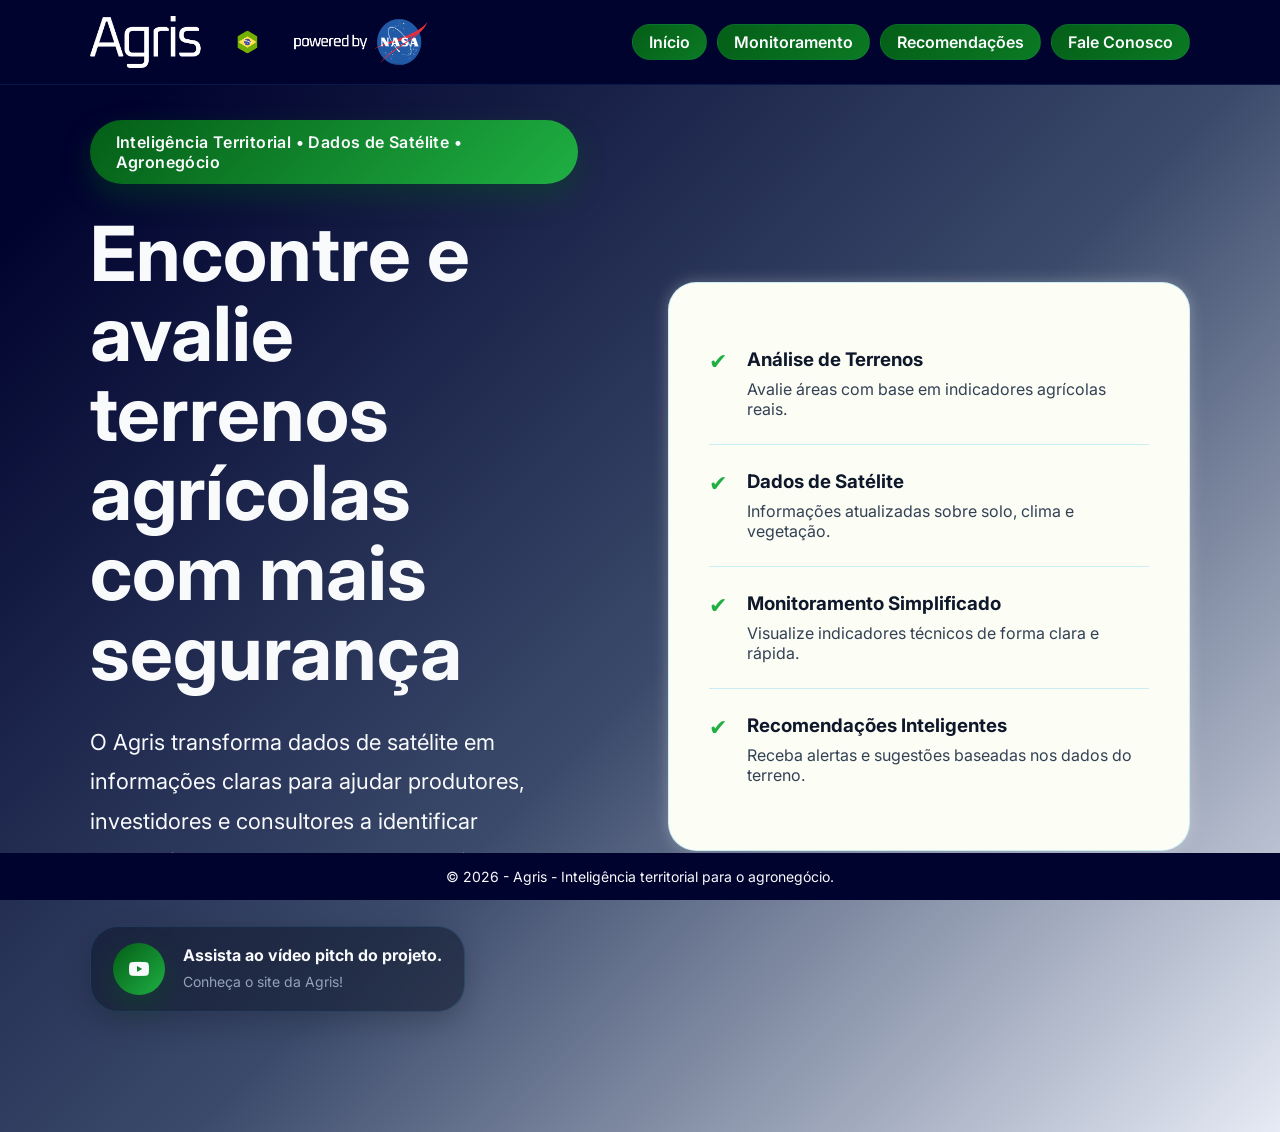
<file: index.html>
<!DOCTYPE html>
<html lang="pt-br">
<head>
    <meta charset="UTF-8">
    <meta name="viewport" content="width=device-width, initial-scale=1.0">
    <link rel="shortcut icon" href="./img/favicon.png" type="image/x-icon">
    <link rel="stylesheet" href="https://cdn.jsdelivr.net/npm/bootstrap-icons@1.11.3/font/bootstrap-icons.min.css">
    <link rel="stylesheet" href="./css/inicio.css">
    <script defer src="./js/inicio.js"></script>
    <link href="https://fonts.googleapis.com/css2?family=Inter:wght@400;600&family=Roboto:wght@400;500&display=swap" rel="stylesheet">
    <title>Agris | Início</title>
</head>


<body>
    <header>
        <nav>
            <img src="./img/agris-logo-nasa.png" alt="Agris Logo" class="logo">
            <ul>
                <li><a href="index.html">Início</a></li>
                <li><a href="monitoramento.html">Monitoramento</a></li>
                <li><a href="recomendacoes.html">Recomendações</a></li>
                <li><a href="faleconosco.html">Fale Conosco</a></li>
            </ul>
        </nav>
    </header>

    <section id="Home">

        <div class="home-content">
            <div class="home-left slide-left">
                <span class="tag-home fade-in">

                    Inteligência Territorial • Dados de Satélite • Agronegócio

                </span>
                <h1 class="fade-in">

                    Encontre e avalie terrenos agrícolas com mais segurança

                </h1>

                <p class="fade-in">

                    O Agris transforma dados de satélite em informações claras
                    para ajudar produtores, investidores e consultores a
                    identificar oportunidades e tomar melhores decisões.

                </p>

                <a
                    href="https://www.youtube.com/watch?v=mTLyMffzUUw"
                    target="_blank"
                    class="pitch-link fade-in">

                    <span class="play-icon">
                        <i class="bi bi-youtube"></i>
                    </span>

                    <div>
                        <strong>
                            Assista ao vídeo pitch do projeto.
                        </strong>
                        <p>Conheça o site da Agris!</p>
                    </div>
                </a>

            </div>

            <div class="home-right slide-right visible">

                <div class="home-card fade-in">
                    <span>✔</span>
                    <div>
                        <h3>Análise de Terrenos</h3>
                        <p>Avalie áreas com base em indicadores agrícolas reais.</p>
                    </div>
                </div>


                <div class="home-card fade-in">
                    <span>✔</span>
                    <div>
                        <h3>Dados de Satélite</h3>
                        <p>Informações atualizadas sobre solo, clima e vegetação.</p>
                    </div>
                </div>


                <div class="home-card fade-in">
                    <span>✔</span>
                    <div>
                        <h3>Monitoramento Simplificado</h3>
                        <p>Visualize indicadores técnicos de forma clara e rápida.</p>
                    </div>
                </div>


                <div class="home-card fade-in">
                    <span>✔</span>
                    <div>
                        <h3>Recomendações Inteligentes</h3>
                        <p>Receba alertas e sugestões baseadas nos dados do terreno.</p>
                    </div>
                </div>
            </div>
        </div>
    </section>

    <footer>
        <p>© 2026 - Agris - Inteligência territorial para o agronegócio.</p>
    </footer>
</body>
</html>
</file>
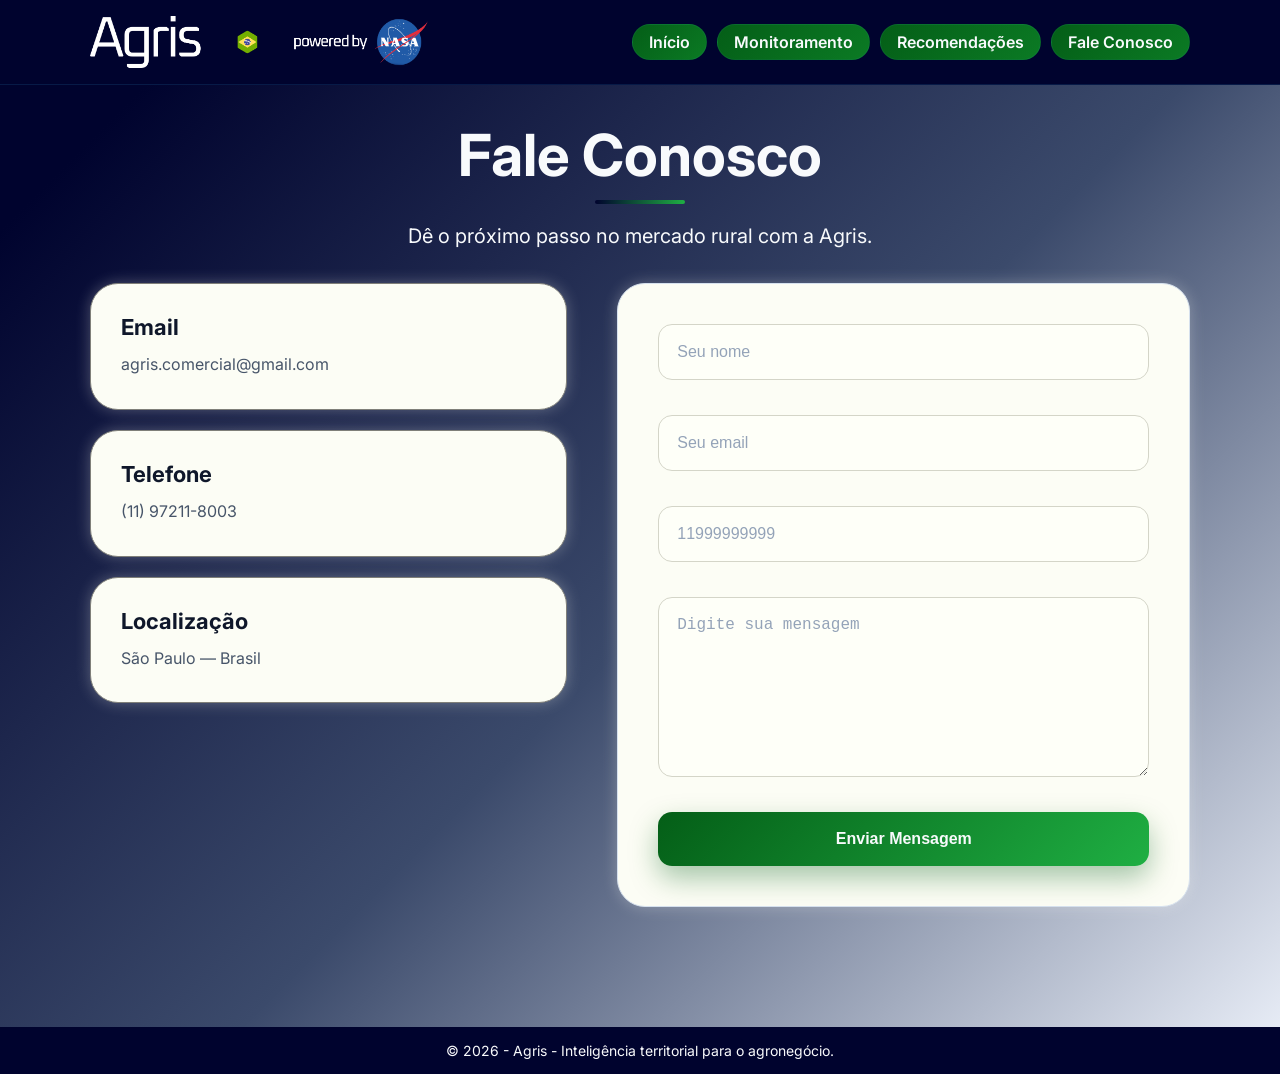
<file: faleconosco.html>
<!DOCTYPE html>
<html lang="pt-br">
<head>
    <meta charset="UTF-8">
    <meta name="viewport" content="width=device-width, initial-scale=1.0">
    <title>Fale Conosco | Agris</title>
    <link rel="stylesheet" href="./css/faleconosco.css">
    <script defer src="./js/faleconosco.js"></script>
    <link href="https://fonts.googleapis.com/css2?family=Inter:wght@400;600&family=Roboto:wght@400;500&display=swap" rel="stylesheet">
    <link rel="shortcut icon" href="./img/favicon.png" type="image/x-icon">
</head>

<body>
    <header>
        <nav>
            <img src="./img/agris-logo-nasa.png" alt="Agris Logo" class="logo">

            <ul>
                <li><a href="index.html">Início</a></li>
                <li><a href="monitoramento.html">Monitoramento</a></li>
                <li><a href="recomendacoes.html">Recomendações</a></li>
                <li><a href="faleconosco.html">Fale Conosco</a></li>
            </ul>

        </nav>

    </header>

    <section id="Contato">

        <div class="section-top fade-in">

            <h2 class="fade-in">
                Fale Conosco
            </h2>

            <p class="slide-right">
                Dê o próximo passo no mercado rural com a Agris.
            </p>

        </div>

        <div class="contato-grid">

            <div class="contato-info slide-left">

                <div class="info-card fade-in">

                    <h3>Email</h3>

                    <p>agris.comercial@gmail.com</p>

                </div>

                <div class="info-card fade-in">

                    <h3>Telefone</h3>

                    <p>(11) 97211-8003</p>

                </div>

                <div class="info-card fade-in">

                    <h3>Localização</h3>

                    <p>São Paulo — Brasil</p>

                </div>

            </div>

            <form class="contato-form slide-right">

                <input
                    type="text"
                    id="nome"
                    placeholder="Seu nome"
                    maxlength="50"
                    class="fade-in"
                >

                <p id="erroNome"></p>

                <input
                    type="email"
                    id="email"
                    placeholder="Seu email"
                    maxlength="50"
                    class="fade-in"
                >

                <p id="erroEmail"></p>

                <input
                    type="tel"
                    id="telefone"
                    placeholder="11999999999"
                    maxlength="11"
                    class="fade-in"
                >

                <p id="erroTelefone"></p>

                <textarea
                    id="mensagem"
                    placeholder="Digite sua mensagem"
                    maxlength="500"
                    class="fade-in"
                ></textarea>

                <p id="erroMensagem"></p>

                <button
                    type="button"
                    class="zoom-in"
                    id="btnEnviar"
                >
                    Enviar Mensagem
                </button>

            </form>

        </div>

    </section>

    <footer>

        <p>
            © 2026 - Agris - Inteligência territorial para o agronegócio.
        </p>

    </footer>

</body>

</html>
</file>
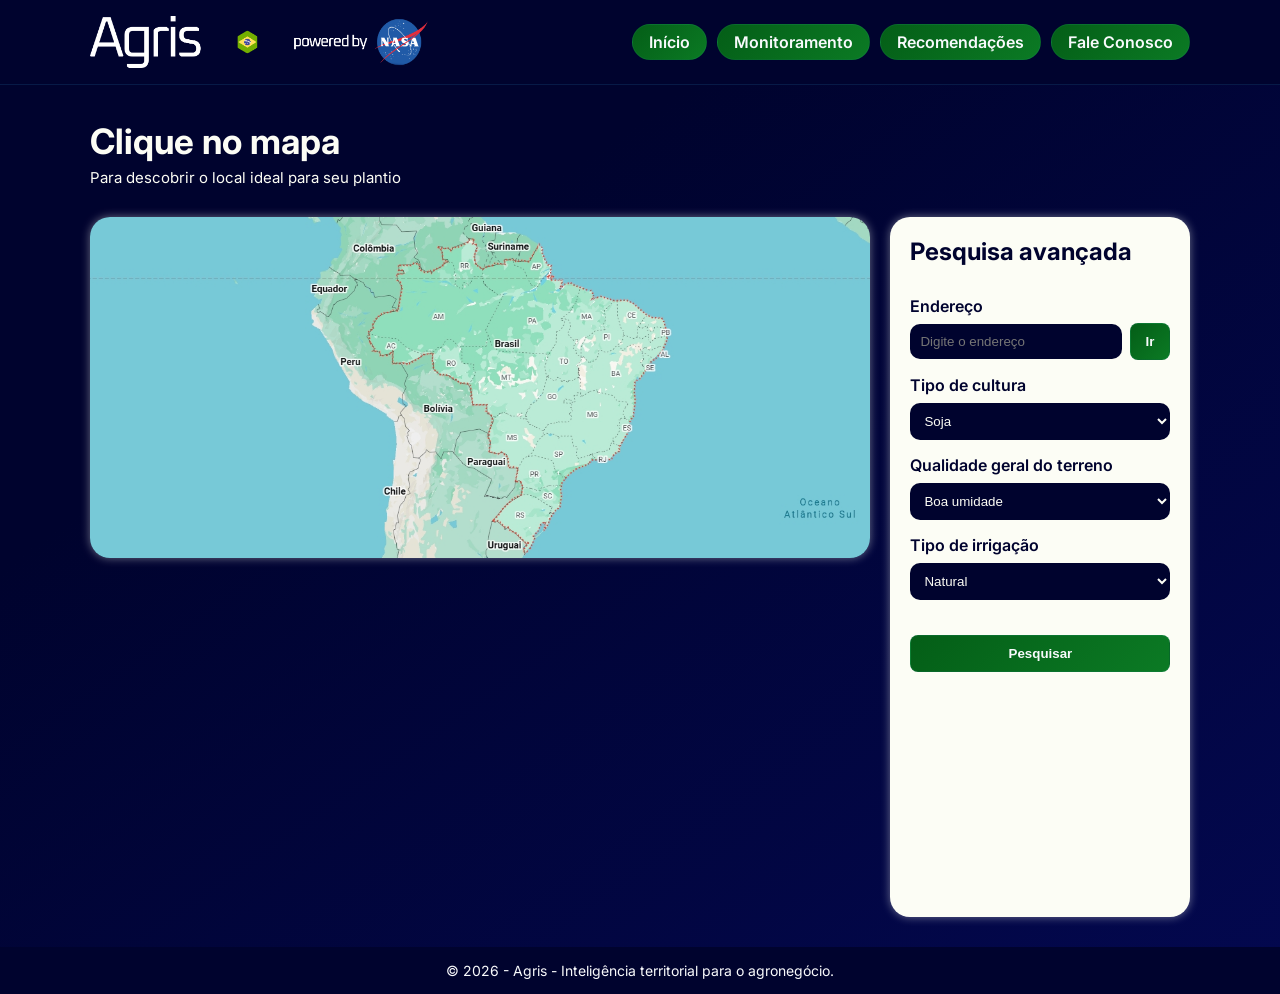
<file: monitoramento.html>
<!DOCTYPE html>
<html lang="pt-br">
<head>
    <meta charset="UTF-8">
    <meta name="viewport" content="width=device-width, initial-scale=1.0">
    <title>Agris | Monitoramento</title>
    <link rel="stylesheet" href="css/monitoramento.css">
    <link href="https://fonts.googleapis.com/css2?family=Inter:wght@400;600&family=Roboto:wght@400;500&display=swap" rel="stylesheet">
    <link rel="shortcut icon" href="./img/favicon.png" type="image/x-icon">

</head>
<body>
    
    <header>
        <nav>
            <img src="./img/agris-logo-nasa.png" alt="Agris Logo" class="logo">
            <ul>
                <li><a href="index.html">Início</a></li>
                <li><a href="monitoramento.html">Monitoramento</a></li>
                <li><a href="recomendacoes.html">Recomendações</a></li>
                <li><a href="faleconosco.html">Fale Conosco</a></li>
            </ul>
        </nav>
    </header>

    <div class="body-site">
        <article class="titulo">
            <h1>Clique no mapa</h1>
            <p>Para descobrir o local ideal para seu plantio</p>
        </article>
        <div class="wrapper">

            <div class="main-content">
                <div class="esquerda">
                    <div class="mapa">
                        <img src="./assets/mapa.jpeg" alt="mapa">
                    </div>
                    <div class="container">
                    <div class="card">
                        <h2 id="estadoSelecionado">
                        Dados do ponto selecionado:
                    </h2>
                <table>
                    <tr>
                        <td>Fertilidade</td>
                        <td id="fertilidade"><strong>Alta</strong></td>
                    </tr>
                    <tr>
                        <td>pH do Solo</td>
                        <td id="ph"><strong>6.2</strong></td>
                    </tr>
                    <tr>
                        <td>Nitrogênio</td>
                        <td id="nitrogenio"><strong>86%</strong></td>
                    </tr>
                    <tr>
                        <td>Água Disponível</td>
                        <td id="agua"><strong>78%</strong></td>
                    </tr>
                </table>
                </div>
                <div class="historico">
                        <div class="historico-header">
                            <h2>Histórico de precipitação:</h2>
                            <div class="filtro">
                                <label for="periodo">Período</label>
                                <select name="periodo" id="periodo">

                                    <option value="qualquer-uma">Qualquer</option>
                                    <option value="ultimo-ano">Último ano</option>
                                    <option value="6-meses">Últimos 6 meses</option>
                                    <option value="30-dias">Últimos 30 dias</option>
                                </select>

                                
                            </div>
                            </div>
                            <div id="conteudo-historico">
                                <p>
                                    Mês 1: Foram registrados 142 mm de chuva no mês<br>
                                    Mês 2: Foram registrados 138 mm de chuva no mês<br>
                                    Mês 3: Foram registrados 100 mm de chuva no mês<br>
                                    Mês 4: Foram registrados 80 mm de chuva no mês<br>
                                    Mês 5: Foram registrados 180 mm de chuva no mês<br> 
                                    Mês 6: Foram registrados 157 mm de chuva no mês<br>
                                </p>
                            </div>
                    </div>
                    </div>
                </div>
                <div class="barra-pesquisa">
                    <h2>Pesquisa avançada</h2>
                    <div class="filtro-item">
                        <label for="endereco" id="title-endereco">Endereço</label>
                    </div>
                    
                    <div class="filtro-item">
                        <input type="text" id="endereco" placeholder="Digite o endereço">
                        <button class="botao-pesquisar-endereco">Ir</button>
                    </div>
                    <div class="filtro-item">
                        <label for="tipo-cultura">Tipo de cultura</label>
                        <select name="tipo-cultura" id="tipo-cultura">
                            <option value="soja">Soja</option>
                            <option value="milho">Milho</option>
                            <option value="trigo">Trigo</option>
                            <option value="algodao">Feijão</option>
                            <option value="algodao">Ervilha</option>
                            <option value="algodao">Batata</option>
                            <option value="algodao">Alface</option>
                        </select>
                    </div>
                    <div class="filtro-item">
                        <label for="qualidade-terreno">Qualidade geral do terreno</label>
                        <select name="qualidade-terreno" id="qualidade-terreno">
                            <option value="boa-umidade">Boa umidade</option>
                            <option value="boa-nutricao">Boa nutrição</option>
                            <option value="pouca-umidade">Pouca umidade</option>
                            <option value="solo-seco">Solo seco</option>
                        </select>
                    </div>
                    <div class="filtro-item">
                        <label for="tipo-irrigacao">Tipo de irrigação</label>
                        <select name="tipo-irrigacao" id="tipo-irrigacao">
                            <option value="irrigacao-natural">Natural</option>
                            <option value="irrigacao-artificial">Artificial</option>
                        </select>
                    </div>
                    <button class="botao-pesquisar-geral">Pesquisar</button>
                </div>
            </div>

            <div class="container-previsao">
                <div class="historico">
                    <h2 class="titulo-previsao">Previsão do Tempo (Próximos Dias)</h2>
                    <div class="previsao-dias">
                        <div class="dia-item">
                            <span class="dia-nome">Segunda</span>
                            <span class="clima-icone">☀️</span>
                            <span class="clima-status">Ensolarado</span>
                        </div>
                        <div class="dia-item">
                            <span class="dia-nome">Terça</span>
                            <span class="clima-icone">☁️</span>
                            <span class="clima-status">Nublado</span>
                        </div>
                        <div class="dia-item">
                            <span class="dia-nome">Quarta</span>
                            <span class="clima-icone">🌧️</span>
                            <span class="clima-status">Chuva</span>
                        </div>
                        <div class="dia-item">
                            <span class="dia-nome">Quinta</span>
                            <span class="clima-icone">🌧️</span>
                            <span class="clima-status">Chuva</span>
                        </div>
                        <div class="dia-item">
                            <span class="dia-nome">Sexta</span>
                            <span class="clima-icone">☁️</span>
                            <span class="clima-status">Nublado</span>
                        </div>
                        <div class="dia-item">
                            <span class="dia-nome">Sábado</span>
                            <span class="clima-icone">☀️</span>
                            <span class="clima-status">Ensolarado</span>
                        </div>
                        <div class="dia-item">
                            <span class="dia-nome">Domingo</span>
                            <span class="clima-icone">☀️</span>
                            <span class="clima-status">Ensolarado</span>
                        </div>
                    </div>
                </div>
                <div class="historico">
                    <h2 class="titulo-previsao">Previsão de Temperatura (Próximos Dias)</h2>
                    <div class="previsao-dias">
                        <div class="dia-item">
                            <span class="dia-nome">Segunda</span>
                            <span class="clima-icone">☀️</span>
                            <span class="temperatura-valores"><strong>Máx: 29°C</strong> / Mín: 18°C</span>
                        </div>
                        <div class="dia-item">
                            <span class="dia-nome">Terça</span>
                            <span class="clima-icone">☁️</span>
                            <span class="temperatura-valores"><strong>Máx: 25°C</strong> / Mín: 17°C</span>
                        </div>
                        <div class="dia-item">
                            <span class="dia-nome">Quarta</span>
                            <span class="clima-icone">🌧️</span>
                            <span class="temperatura-valores"><strong>Máx: 22°C</strong> / Mín: 15°C</span>
                        </div>
                        <div class="dia-item">
                            <span class="dia-nome">Quinta</span>
                            <span class="clima-icone">🌧️</span>
                            <span class="temperatura-valores"><strong>Máx: 21°C</strong> / Mín: 14°C</span>
                        </div>
                        <div class="dia-item">
                            <span class="dia-nome">Sexta</span>
                            <span class="clima-icone">☁️</span>
                            <span class="temperatura-valores"><strong>Máx: 24°C</strong> / Mín: 16°C</span>
                        </div>
                        <div class="dia-item">
                            <span class="dia-nome">Sábado</span>
                            <span class="clima-icone">☀️</span>
                            <span class="temperatura-valores"><strong>Máx: 28°C</strong> / Mín: 18°C</span>
                        </div>
                        <div class="dia-item">
                            <span class="dia-nome">Domingo</span>
                            <span class="clima-icone">☀️</span>
                            <span class="temperatura-valores"><strong>Máx: 30°C</strong> / Mín: 19°C</span>
                        </div>
                    </div>
                </div>
            </div>

        </div>
    </div>
    <footer>

        <p>
            © 2026 - Agris - Inteligência territorial para o agronegócio.
        </p>

    </footer>

        
<script src="./js/monitoramento.js"></script>

</body>
</html>
</file>
<file: css/inicio.css>
/* =========================================================
RESET
========================================================= */

*{
    margin:0;
    padding:0;
    box-sizing:border-box;
}

html{
    scroll-behavior:smooth;
}

body{
    font-family: 'Inter', 'Roboto', 'Arial', sans-serif;
    overflow-x:hidden;
    color:#F8FAFC;
    background:#00032e;
}

:root{
   --btn-color: #045e17;
   --principal-color:#00032e;
   --card-radius: 28px;
   --card: #fcfdf5;
}


/* =========================================================
NAVBAR
========================================================= */

/* logo */
.logo {
    width: 350px;
}

/* NAV CONTAINER */

nav{

    position:fixed;

    top:0;
    left:0;

    width:100%;

    height:85px;

    padding:0 7%;

    display:flex;

    justify-content:space-between;

    align-items:center;

    z-index:1000;

    background: #00032e;

    backdrop-filter:blur(14px);

    border-bottom:1px solid rgba(56,189,248,0.12);

    transition:0.3s ease;
}

footer{
    background-color: #00032e;
    color: #F8FAFC;
    text-align: center;
    padding: 15px 7%;
    width: 100%;
    box-sizing: border-box;
    position: fixed;
    bottom: 0;
}

footer p {
    margin: 0;
    font-size: 14px;
}


/* NAV LINKS */

nav ul{

    display:flex;

    gap:10px;

    list-style:none;
}

nav ul li a{

    color:#F8FAFC;

    text-decoration:none;

    font-weight:600;

    position:relative;

    transition:0.3s ease;

    padding:7px 16px;

    border-radius:999px;

    background:linear-gradient(
        135deg,
        #045E17,
        #0B7A24
    );

    border:1px solid rgba(56,189,248,0.08);
}


nav ul li a:hover{

     background:linear-gradient(
        135deg,
        #045E17,
        #1FAF43
    );

    transform:translateY(-2px);
}

nav ul li a:hover::after{

    width:100%;
}


/* =========================================================
GLOBAL SECTIONS
========================================================= */

section{

    padding:120px 7%;
}


/* =========================================================
GLOBAL SECTION TAGS
========================================================= */

.tag-home,
.section-tag{

    display:inline-block;

    padding:12px 26px;

    border-radius:40px;

    background:linear-gradient(
    135deg,
    #045E17,
    #1FAF43
    );

    color:#F8FAFC;

    font-weight:600;

    letter-spacing:0.4px;

    margin-bottom:30px;

    border:none;

    box-shadow:
    0 12px 28px rgba(4,94,23,0.35);
}


/* =========================================================
SECTION TOP
========================================================= */


/* SECTION HEADER */

.section-top{

    text-align:center;

    margin-bottom:80px;
}


/* SECTION TITLE */

.section-top h2{

    font-size:58px;

    margin-bottom:20px;

    color:#F8FAFC;
}


/* SECTION DESCRIPTION */

.section-top p{

    font-size:20px;

    max-width:850px;

    margin:0 auto;

    line-height:1.8;

    color:#94A3B8;
}


/* PLATFORM TEXT */

#Plataforma .section-top h2,
#Plataforma .section-top p{

    color:#F8FAFC;
}


/* =========================================================
HOME
========================================================= */


/* HOME SECTION */

#Home{

    min-height:100vh;

    display:flex;

    align-items:center;

    background:
    linear-gradient(
        135deg,
        #00032e 10%,
        #3b4a6b 55%,
        #e6ebf5 100%
    );
}


/* HOME CONTENT */

.home-content{

    width:100%;

    display:flex;

    justify-content:space-between;

    align-items:center;

    gap:90px;
}


/* HOME LEFT */

.home-left{

    flex:1;

    color:#F8FAFC;
}


/* HOME TITLE */

.home-left h1{

    font-size:76px;

    line-height:1.05;

    margin-bottom:30px;
}


/* HOME DESCRIPTION */

.home-left p{

    font-size:22px;

    line-height:1.8;

    max-width:650px;

    color:#F8FAFC;

    margin-bottom:45px;
}


/* HOME BUTTONS */

.home-buttons{

    display:flex;

    gap:20px;

    flex-wrap:wrap;
}


/* HOME BUTTON */

.btn-home,
.btn-outline{

    padding:18px 38px;

    border-radius:var(--card-radius);

    text-decoration:none;

    font-weight:600;

    transition:0.3s ease;
}


/* PRIMARY BUTTON */

.btn-home{

    background:linear-gradient(
        135deg,
        #045E17,
        #1FAF43
    );

    color: #F8FAFC;

    box-shadow:
    0 12px 28px rgba(4,94,23,0.35);
}

.btn-home:hover{

    background:linear-gradient(
        135deg,
        #034611,
        #138B31
    );

    transform:translateY(-3px);
}


/* OUTLINE BUTTON */

.btn-outline{

    border:1px solid rgba(79,212,110,0.35);

    color:#F8FAFC;

    background:rgba(255,255,255,0.05);

    backdrop-filter:blur(8px);
}

.btn-outline:hover{

    background:rgba(79,212,110,0.12);

    color: #F8FAFC;
}


/* HOME RIGHT */

.home-right{

    flex: 0.9;

    padding: 40px;

    border-radius: var(--card-radius);

    background: var(--card);

    border: 1px solid rgba(56, 189, 248, 0.25);

    backdrop-filter: blur(16px);

    box-shadow:
    0 20px 50px rgba(0,0,0,0.25);

    box-shadow: 0 0 15px #fcfdf548;
}


/* HOME CARD */

.home-card{

    display:flex;

    gap:20px;

    padding:25px 0;

    border-bottom:1px solid rgba(56,189,248,0.25);
}

.home-card:last-child{

    border-bottom:none;
}

.home-card span{

    color: #1FAF43;

    font-size:22px;
}

.home-card h3{

    color:#0F172A;

    margin-bottom:8px;
}

.home-card p{

    color: #334155;
}

/* =========================================================
PITCH VIDEO
========================================================= */

.pitch-link{

    margin-top:35px;

    display:flex;

    align-items:center;

    gap:18px;

    width:fit-content;

    padding:16px 22px;

    border-radius: var(--card-radius);

    text-decoration:none;

    background:rgba(15,23,42,0.55);

    border:1px solid rgba(56,189,248,0.15);

    backdrop-filter:blur(10px);

    transition:0.35s ease;

    box-shadow:
    0 10px 30px rgba(0,0,0,0.20);
}

.pitch-link:hover{

    transform:translateY(-4px);

    background:rgba(30,41,59,0.65);

    border:1px solid rgba(56,189,248,0.25);
}


/* PLAY ICON */

.play-icon{

    width:52px;
    height:52px;

    border-radius:50%;

    background:linear-gradient(
    135deg,
    #045E17,
    #1FAF43
    );

    color:#F8FAFC;

    display:flex;

    justify-content:center;

    align-items:center;

    font-size:20px;

    box-shadow:
    0 12px 28px rgba(4,94,23,0.35);
}


/* TEXTOS */

.pitch-link strong{

    display:block;

    color:#F8FAFC;

    font-size:16px;

    margin-bottom:4px;
}

.pitch-link p{

    color:#94A3B8;

    font-size:14px;

    margin:0;
}

/* =========================================================
ANIMAÇÕES
========================================================= */

/* .fade-in,
.slide-left,
.slide-right,
.zoom-in{
    opacity:0;
    transition:opacity 1s ease, transform 1s ease;
} */

/* FADE */
/* .fade-in{ transform:translateY(40px); } */

/* SLIDE LEFT */
/* .slide-left{ transform:translateX(-80px); } */

/* SLIDE RIGHT */
/* .slide-right{ transform:translateX(80px); } */

/* ZOOM */
/* .zoom-in{ transform:scale(0.85); } */

/* ACTIVE STATE */
.visible{
    opacity:1;
    transform:translate(0,0) scale(1);
}

/* =========================================================
RESPONSIVIDADE
========================================================= */

@media (max-width:1200px){
    .home-left h1{ font-size:64px; }
    .home-left p{ font-size:20px; }
}

@media (max-width:992px){
    .home-content{
        flex-direction:column;
        align-items:center;
        text-align:center;
        gap:40px;
    }
    .home-left, .home-right{
        width:100%;
    }
    .home-left h1{ font-size:52px; }
    .home-left p{ font-size:18px; }
    .home-right{ padding:30px; }
}

@media (max-width:768px){
    section{ padding:90px 6%; }
    .section-top h2{ font-size:38px; }
    .section-top p{ font-size:17px; }
    .home-left h1{ font-size:44px; }
    .home-left p{ font-size:16px; }
    .home-right{ padding:20px; }
    .home-card{
        flex-direction:column;
        align-items:flex-start;
        text-align:left;
        gap:12px;
    }
}

@media (max-width:480px){
    .section-top h2{ font-size:32px; }
    .section-top p{ font-size:15px; }
    .section-tag{
        font-size:12px;
        padding:10px 20px;
    }
    .home-left h1{
        font-size:32px;
        line-height:1.2;
    }
    .home-left p{ font-size:14px; }
    .btn-home, .btn-outline{
        width:100%;
        text-align:center;
    }
    .home-content{ gap:30px; }
}
</file>
<file: css/faleconosco.css>
:root{
    --btn-color: #045e17;
    --principal-color:#00032e;
    --card-color:#fcfdf5;
    --fundo-color:#ecedf0;
    --card-radius: 28px;
}

/* =========================================================
RESET + FONTES
========================================================= */

*{
    margin:0;
    padding:0;
    box-sizing:border-box;
}

html{
    scroll-behavior:smooth;
}

body{
    font-family: 'Inter', 'Roboto', 'Arial', sans-serif;
    overflow-x:hidden;
    color:#222;
}

/* =========================================================
SECTIONS GLOBAIS
========================================================= */

section{
    padding:120px 7%;
    box-sizing:border-box;
}

/* =========================================================
NAVBAR
========================================================= */


/* NAV CONTAINER */

nav{

    position:fixed;

    top:0;
    left:0;

    width:100%;

    height:85px;

    padding:0 7%;

    display:flex;

    justify-content:space-between;

    align-items:center;

    z-index:1000;

    background: #00032e;

    backdrop-filter:blur(14px);

    border-bottom:1px solid rgba(56,189,248,0.12);

    transition:0.3s ease;
}

footer {
    background-color: #00032E;
    color: #F8FAFC;
    text-align: center;
    padding: 15px 7%;
    width: 100%;
    box-sizing: border-box;
    /* margin-top: 30px; */
}

footer p {
    margin: 0;
    font-size: 14px;
}

/* logo */
.logo {
    width: 350px;
}


/* NAV LINKS */

nav ul{

    display:flex;

    gap:10px;

    list-style:none;
}

nav ul li a{

    color:#F8FAFC;

    text-decoration:none;

    font-weight:600;

    position:relative;

    transition:0.3s ease;

    padding:7px 16px;

    border-radius:999px;

    background:linear-gradient(
        135deg,
        #045E17,
        #0B7A24
    );

    border:1px solid rgba(56,189,248,0.08);
}


nav ul li a:hover{

     background:linear-gradient(
        135deg,
        #045E17,
        #1FAF43
    );

    transform:translateY(-2px);
}

nav ul li a:hover::after{

    width:100%;
}

/* =========================================================
CONTATO
========================================================= */

#Contato{

    /* position:relative; */

    overflow:hidden;

    background:
    linear-gradient(
        135deg,
        #00032e 10%,
        #3b4a6b 55%,
        #e6ebf5 100%
    );
}

/* =========================================================
SECTION TOP
========================================================= */

.section-top{

    text-align:center;
}

/* BADGE PILULA */

.section-tag{

    display:inline-flex;

    align-items:center;

    justify-content:center;

    padding:12px 26px;

    margin-bottom:28px;

    border-radius:999px;

    background: rgba(255,255,255,0.85);

    border: 1px solid rgba(0,3,46,0.15);

    color: #0F172A;

    font-size:14px;

    font-weight:700;

    letter-spacing:1.2px;

    text-transform:uppercase;

    backdrop-filter:blur(12px);

    box-shadow: 0 6px 18px rgba(0,0,0,0.15);
}

/* TITULO */

.section-top h2{

    font-size:58px;

    color:#F8FAFC;

    margin-bottom:20px;
}

/* LINHA DECORATIVA */

.section-top h2::after{

    content:"";

    display:block;

    width:90px;

    height:4px;

    margin:10px auto 0;

    border-radius:999px;

    background:
    linear-gradient(
        90deg,
        #00032E,
        #1FAF43
    );
}

/* DESCRICAO */

.section-top p{

    font-size:20px;

    max-width:850px;

    margin:0 auto;

    color:#F8FAFC;

    margin-bottom:35px;
}

/* =========================================================
GRID
========================================================= */

.contato-grid{

    display:grid;

    grid-template-columns:1fr 1.2fr;

    gap:50px;
}

/* =========================================================
INFORMACOES
========================================================= */

.contato-info{

    display:flex;

    flex-direction:column;

    gap:20px;
}

/* =========================================================
CARDS
========================================================= */

.info-card{

    background: #fcfdf5;

    padding:30px;

    border-radius:var(--card-radius);

    border:1px solid #7f7f79;

    box-shadow:
    0 12px 32px rgba(15,23,42,0.08);

    box-shadow: 0 0 15px #fcfdf548;

    transition:0.35s ease;
}

.info-card:hover{

    transform:translateY(-4px);

}

.info-card h3{

    color:#0F172A;

    margin-bottom:10px;

    font-size:22px;
}

.info-card p{

    color:#475569;

    line-height:1.8;
}

/* =========================================================
FORMULARIO
========================================================= */

.contato-form{

    background:#fcfdf5;

    padding:40px;

    border-radius:var(--card-radius);

    display:flex;

    flex-direction:column;

    gap:20px;

    border:1px solid #D6E1EE;

    box-shadow:
    0 12px 32px rgba(15,23,42,0.08);

    box-shadow: 0 0 15px #fcfdf548;
}

/* =========================================================
INPUTS
========================================================= */

.contato-form input,
.contato-form textarea{

    width:100%;

    padding:18px;

    border-radius:14px;

    border:1px solid #d4d5c8;

    background:#fefff8;

    color:#0F172A;

    font-size:16px;

    outline:none;

    transition:0.3s ease;
}

.contato-form textarea{

    resize:vertical;

    min-height:180px;
}

.contato-form input::placeholder,
.contato-form textarea::placeholder{

    color:#94A3B8;
}

.contato-form input:focus,
.contato-form textarea:focus{

    border-color:#1FAF43;

    box-shadow:
    0 0 0 4px rgba(31,175,67,0.12);
}

/* =========================================================
BOTAO
========================================================= */

.contato-form button{

    border:none;

    padding:18px;

    border-radius:14px;

    cursor:pointer;

    font-size:16px;

    font-weight:600;

    color:#F8FAFC;

    z-index: 1;

    background:
    linear-gradient(
        135deg,
        #045E17,
        #1FAF43
    );

    box-shadow:
    0 12px 28px rgba(4,94,23,0.35);

    transition: all 0.25s ease !important;
}

.contato-form button:hover {
    transform: translateY(-2px);

    background: linear-gradient(135deg, #034611, #138B31);
}

.contato-form button:hover::before {
    opacity: 1;
}

/* =========================================================
VALIDAÇÃO DOS VALORES DOS CAMPOS - FORMULÁRIO
========================================================= */

#erroNome,
#erroEmail,
#erroTelefone,
#erroMensagem{

    color:red;

    font-size:14px;

    margin-top:-10px;

    margin-bottom:5px;
}

/* =========================================================
ANIMAÇÕES
========================================================= */

/* .fade-in,
.slide-left,
.slide-right,
.zoom-in{
    opacity:0;
    transition:opacity 1s ease, transform 1s ease;
} */

/* FADE */
/* .fade-in{ transform:translateY(40px); } */

/* SLIDE LEFT */
/* .slide-left{ transform:translateX(-80px); } */

/* SLIDE RIGHT */
/* .slide-right{ transform:translateX(80px); } */

/* ZOOM */
/* .zoom-in{ transform:scale(0.85); } */

/* ACTIVE STATE */
.visible{
    opacity:1;
    transform:translate(0,0) scale(1);
}


/* =========================================================
RESPONSIVIDADE
========================================================= */

@media (max-width:992px){

    .contato-grid{

        grid-template-columns:1fr;
    }

    .section-top h2{

        font-size:48px;
    }
}

@media (max-width:768px){

    section{

        padding:90px 6%;
    }

    .section-top h2{

        font-size:40px;
    }

    .section-top p{

        font-size:18px;
    }

    .contato-form{

        padding:30px;
    }
}

@media (max-width:480px){

    .section-top h2{

        font-size:34px;
    }

    .section-top p{

        font-size:16px;
    }

    .section-tag{

        font-size:12px;

        padding:10px 20px;
    }
}
</file>
<file: css/monitoramento.css>
:root{
    --principal:#00032e;
    --verde:#045E17;
    --card:#fcfdf5;
}

*{
    margin:0;
    padding:0;
    box-sizing:border-box;
}

body{
    background: linear-gradient(
        145deg,
        #00032e 30%,
        #03084f 100%
    );
    font-family: 'Inter', 'Roboto', 'Arial', sans-serif;
    box-sizing: border-box; 
    padding: 0;
    margin: 0;
    
}

.body-site {
    padding: 120px 7% 0;
    margin: 0 auto;
}

.logo {
    width: 350px;
}

/* NAV CONTAINER */

nav{

    position:fixed;

    top:0;
    left:0;

    width:100%;

    height:85px;

    padding:0 7%;

    display:flex;

    justify-content:space-between;

    align-items:center;

    z-index:1000;

    background: #00032e;

    backdrop-filter:blur(14px);

    border-bottom:1px solid rgba(56,189,248,0.12);

    transition:0.3s ease;
}

footer {
    background-color: var(--principal);
    color: #F8FAFC;
    text-align: center;
    padding: 15px 7%;
    width: 100%;
    box-sizing: border-box;
    margin-top: 30px;
}

footer p {
    margin: 0;
    font-size: 14px;
}


/* NAV LINKS */

nav ul{

    display:flex;

    gap:10px;

    list-style:none;
}

nav ul li a{

    color:#F8FAFC;

    text-decoration:none;

    font-weight:600;

    position:relative;

    transition:0.3s ease;

    padding:7px 16px;

    border-radius:999px;

    background:linear-gradient(
        135deg,
        #045E17,
        #0B7A24
    );

    border:1px solid rgba(56,189,248,0.08);
}


nav ul li a:hover{

     background:linear-gradient(
        135deg,
        #045E17,
        #1FAF43
    );

    transform:translateY(-2px);
}

nav ul li a:hover::after{

    width:100%;
}



.titulo{
    color: var(--card);
    margin-bottom: 30px;
}

.titulo h1{
    margin-bottom: 6px;
    font-size: 35px;
}

.titulo p{
    font-size: 15px;
    
}
.wrapper {
    max-width: 1300px;  
    margin: 0 auto;
}

.esquerda {
    flex: 1;
    display: flex;
    flex-direction: column;
    gap: 20px;
}

.mapa{
    display: flex;
    align-items: center;
    justify-content: center;    
}

.mapa img{
    border-radius: 20px;
    cursor: pointer;
    width: 100%;
    box-shadow: 0 0 10px #fcfdf56c;
    
}

.main-content {
    display: flex;
    gap: 20px;
    margin-top: 20px;
    align-items: flex-start;
}

.container {
    display: none;
    flex-direction: row;
    gap: 20px;
    align-items: stretch;
    width: 100%;
}

.container.active {
    display: flex;
}

.container.active .card,
.container.active .historico {
    animation: slideDownFade 0.6s cubic-bezier(0.25, 1, 0.5, 1) forwards;
}

@keyframes slideDownFade {
    0% {
        opacity: 0;
        transform: translateY(-20px);
    }
    100% {
        opacity: 1;
        transform: translateY(0);
    }
}

.card{
    display: flex;
    background-color: var(--card);
    flex-direction: column;
    flex: 1;
    border-radius: 20px;
    padding: 20px;
    box-shadow: 0 0 10px #fcfdf56c;
  
}
.card h2{
    margin-bottom:20px;
}

table{
    width:100%;
    border-collapse:collapse;
}

table td{
    padding:12px 0;
    border-bottom:1px solid #ddd;
}

.historico{
    flex: 1;
    min-height: 200px;
    background-color: var(--card);
    display: flex;
    flex-direction: column;
    border-radius: 20px;
    padding: 20px;
    box-shadow: 0 0 10px #fcfdf56c;
}
    


.historico-header{
    display: flex;
    justify-content: space-between;
    align-items: center;
    padding: 0 0 15px 0;
    font-size: 15px;
    width: 100%;
}

.filtro{
    display: flex;
    align-items: center;
    gap: 8px;
    padding: 0;
    
}

#periodo{
    background-color: var(--principal);
    color: var(--card);
    padding: 10px;
   
    border-radius: 10px;
}

.barra-pesquisa {
    background-color: var(--card);
    border-radius: 20px;
    padding: 20px;
    box-shadow: 0 0 10px #fcfdf56c;
    width: 300px;
    min-height: 700px;
    display: flex;
    flex-direction: column;
    gap: 15px;
}

.barra-pesquisa h2 {
    margin-bottom: 15px;
    font-size: 24px;
    color: var(--principal);
}

.barra-pesquisa .filtro-item {
    display: flex;
    flex-direction: column;
    gap: 8px;
}

.barra-pesquisa .filtro-item label {
    font-weight: 600;
    color: var(--principal);
}

.barra-pesquisa input[type="text"],
.barra-pesquisa select {
    background-color: var(--principal);
    color: var(--card);
    padding: 10px;
    border-radius: 10px;
    border: none;
    width: 100%;
}

.barra-pesquisa input[type="text"] {
    flex-grow: 1;
}

.barra-pesquisa .filtro-item:has(input[type="text"]) {
    flex-direction: row;
    align-items: center;
}

#title-endereco {
    margin: 0 0 -8px;
}

.barra-pesquisa button {
    background: linear-gradient(135deg, #045E17, #0B7A24);
    color: #F8FAFC;
    border: 1px solid rgba(56,189,248,0.08);
    padding: 10px 15px;
    border-radius: 8px;
    cursor: pointer;
    font-weight: 600;
    transition: 0.3s ease;
}

.barra-pesquisa button:hover {
    background: linear-gradient(135deg, #045E17, #1FAF43);
    transform: translateY(-2px);
}

.botao-pesquisar-geral {
    margin-top: 20px;
}

/* CONTAINER E CARDS DE PREVISÃO DO TEMPO/TEMPERATURA */
.container-previsao {
    display: none;
    flex-direction: column;
    gap: 20px;
    width: 100%;
    margin-top: 20px;
}

.container-previsao.active {
    display: flex;
}

.container-previsao.active .historico {
    animation: slideDownFade 0.6s cubic-bezier(0.25, 1, 0.5, 1) forwards;
}

.titulo-previsao {
    color: var(--principal);
    margin-bottom: 15px;
    font-size: 20px;
    font-weight: 600;
}

.previsao-dias {
    display: flex;
    justify-content: space-between;
    gap: 15px;
    flex-wrap: wrap;
    margin-top: 10px;
}

.dia-item {
    background-color: var(--principal);
    color: var(--card);
    border-radius: 12px;
    padding: 15px;
    flex: 1;
    min-width: 120px;
    display: flex;
    flex-direction: column;
    align-items: center;
    gap: 10px;
    text-align: center;
    box-shadow: inset 0 0 5px rgba(255, 255, 255, 0.1);
    transition: transform 0.2s;
}

.dia-item:hover {
    transform: translateY(-3px);
}

.dia-nome {
    font-weight: 600;
    font-size: 14px;
}

.clima-icone {
    font-size: 28px;
}

.clima-status {
    font-size: 13px;
    opacity: 0.9;
}

.temperatura-valores {
    font-size: 13px;
}

@media (max-width: 768px) {
  .main-content {
    flex-direction: column;
  }
  .esquerda {
    width: 100%;
  }
  .container {
    width: 100%;
    flex-direction: column;
  }
  .card {
    width: 100%;
  }
  .barra-pesquisa {
    width: 100%;
    height: auto;
  }
}

@media (max-width: 768px) {
  body {
    padding-left: 20px;
    padding-right: 20px;
   }
}
</file>
